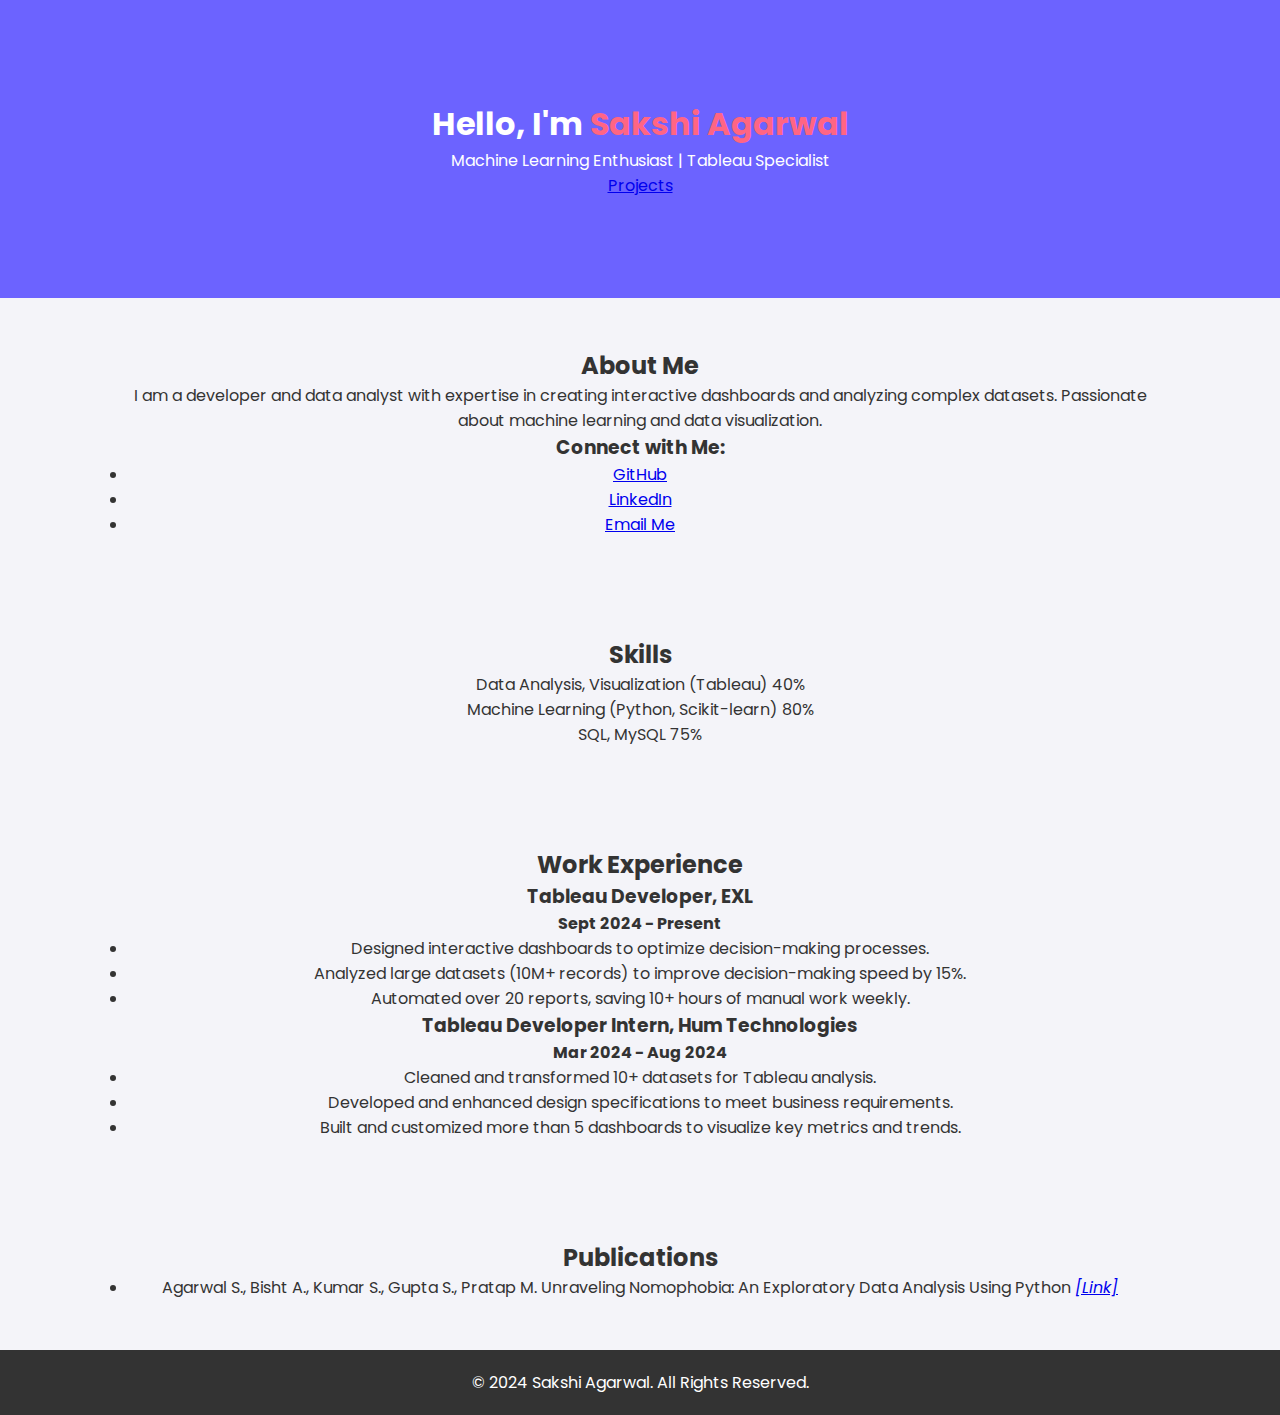
<file: index.html>
<!DOCTYPE html>
<html lang="en">
<head>
    <meta charset="UTF-8">
    <meta name="viewport" content="width=device-width, initial-scale=1.0">
    <title>Sakshi Codes - Portfolio</title>
    <link rel="stylesheet" href="style.css">
    <link href="https://fonts.googleapis.com/css2?family=Poppins:wght@300;400;600&display=swap" rel="stylesheet">
</head>
<body>
    <header>
        <div class="container">
            <h1>Hello, I'm <span>Sakshi Agarwal</span></h1>
            <p>Machine Learning Enthusiast | Tableau Specialist</p>
        </div>
        <nav class="navbar">
            <ul>
                <li><a href="projects.html">Projects</a></li> <!-- Navigation Link -->
            </ul>
        </nav>
    </header>

    <section id="about">
        <div class="container">
            <h2>About Me</h2>
            <p>I am a developer and data analyst with expertise in creating interactive dashboards and analyzing complex datasets. Passionate about machine learning and data visualization.</p>
            <div class="contact-info">
                <h3>Connect with Me:</h3>
                <ul>
                    <li><i class="fab fa-github"></i> <a href="https://github.com/Sakshicodes17" target="_blank">GitHub</a></li>
                    <li><i class="fab fa-linkedin"></i> <a href="https://www.linkedin.com/in/sakshiagarwal17/" target="_blank">LinkedIn</a></li>
                    <li><i class="fas fa-envelope"></i> <a href="mailto:sakshiagarwal842@gmail.com">Email Me</a></li>
                </ul>
            </div>
        </div>
    </section>

    <section id="skills">
        <div class="container">
            <h2>Skills</h2>
            <div class="skill-item">
                <div class="skill-title">
                    <span>Data Analysis, Visualization (Tableau)</span>
                    <span class="skill-percentage">40%</span>
                </div>
                <div class="skill-progress-bg">
                    <div class="skill-progress-fill" style="width: 40%;"></div>
                </div>
            </div>
            <div class="skill-item">
                <div class="skill-title">
                    <span>Machine Learning (Python, Scikit-learn)</span>
                    <span class="skill-percentage">80%</span>
                </div>
                <div class="skill-progress-bg">
                    <div class="skill-progress-fill" style="width: 80%;"></div>
                </div>
            </div>
            <div class="skill-item">
                <div class="skill-title">
                    <span>SQL, MySQL</span>
                    <span class="skill-percentage">75%</span>
                </div>
                <div class="skill-progress-bg">
                    <div class="skill-progress-fill" style="width: 75%;"></div>
                </div>
            </div>
        </div>
    </section>
    
    <section id="experience">
        <div class="container">
            <h2>Work Experience</h2>
            <div class="experience-item">
                <div class="experience-card">
                    <h3>Tableau Developer, EXL</h3>
                    <p><strong>Sept 2024 - Present</strong></p>
                    <ul>
                        <li>Designed interactive dashboards to optimize decision-making processes.</li>
                        <li>Analyzed large datasets (10M+ records) to improve decision-making speed by 15%.</li>
                        <li>Automated over 20 reports, saving 10+ hours of manual work weekly.</li>
                    </ul>
                </div>
            </div>
            <div class="experience-item">
                <div class="experience-card">
                    <h3>Tableau Developer Intern, Hum Technologies</h3>
                    <p><strong>Mar 2024 - Aug 2024</strong></p>
                    <ul>
                        <li>Cleaned and transformed 10+ datasets for Tableau analysis.</li>
                        <li>Developed and enhanced design specifications to meet business requirements.</li>
                        <li>Built and customized more than 5 dashboards to visualize key metrics and trends.</li>
                    </ul>
                </div>
            </div>
        </div>
    </section>
    

    <section id="publications">
        <div class="container">
            <h2>Publications</h2>
            <ul>
                <li> Agarwal S., Bisht A., Kumar S., Gupta S., Pratap M. Unraveling Nomophobia: An Exploratory Data Analysis Using Python <a href="http://www.isteonline.in/Datafiles/cms/Special%20Issues/Spl%20issue%201%20June%202024%20for%20web%20uploading.pdf"><I>[Link]</I></a></li>
            </ul>
        </div>
    </section>

    <footer>
        <div class="container">
            <p>© 2024 Sakshi Agarwal. All Rights Reserved.</p>
        </div>
    </footer>
</body>
</html>
</file>
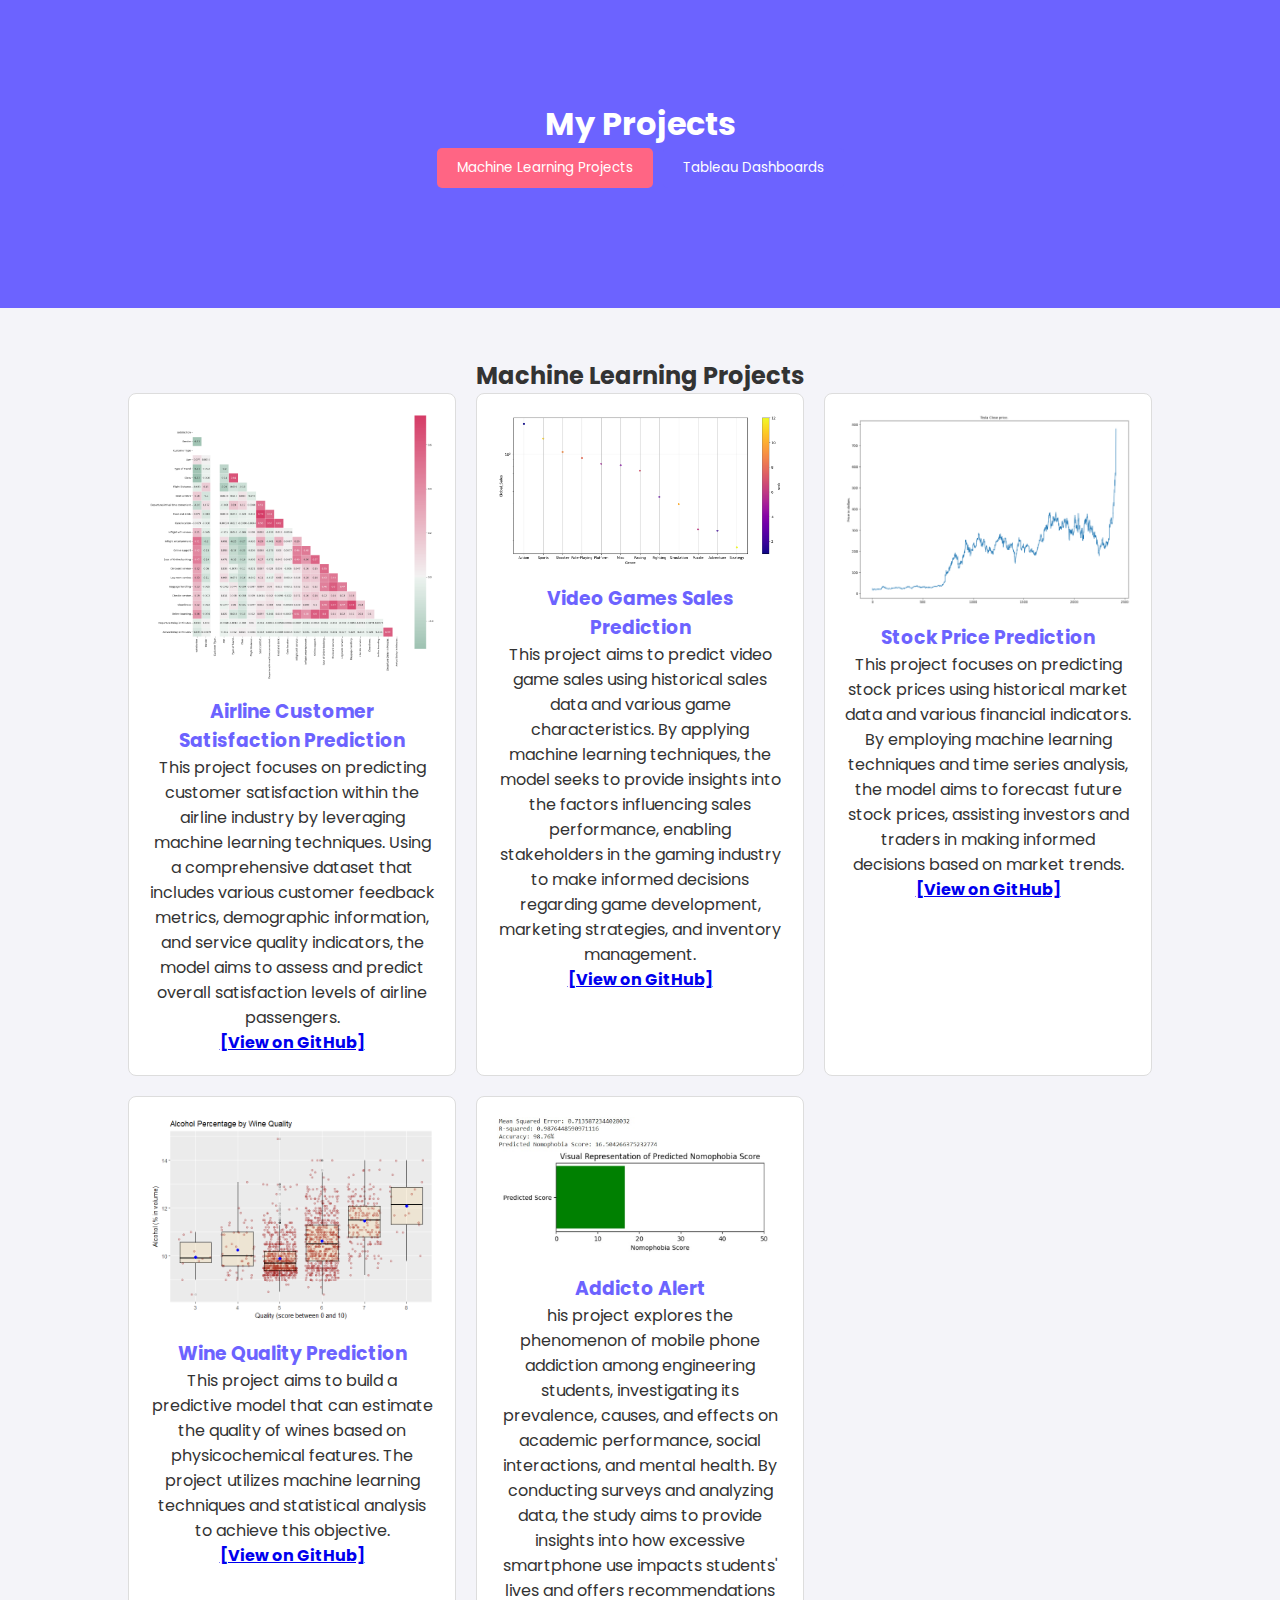
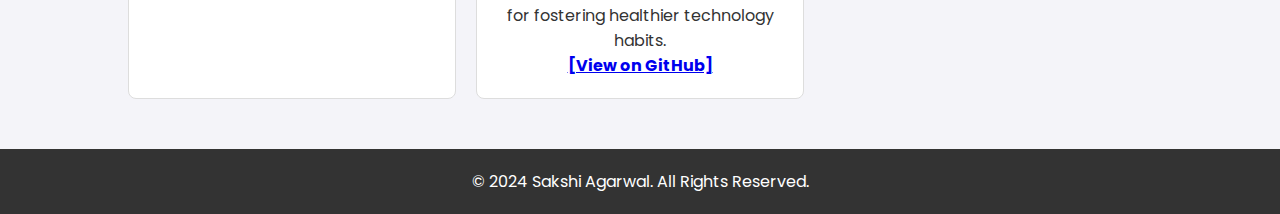
<file: projects.html>
<!DOCTYPE html>
<html lang="en">
<head>
    <meta charset="UTF-8">
    <meta name="viewport" content="width=device-width, initial-scale=1.0">
    <title>Sakshi Codes - Projects</title>
    <link rel="stylesheet" href="style.css">
    <link href="https://fonts.googleapis.com/css2?family=Poppins:wght@300;400;600&display=swap" rel="stylesheet">
    <style>
        /* Inline styles for tabs */
        .tabs {
            display: flex;
            justify-content: center;
            margin-bottom: 20px;
        }

        .tab-button {
            padding: 10px 20px;
            margin: 0 5px;
            background-color: #6c63ff;
            color: white;
            border: none;
            border-radius: 5px;
            cursor: pointer;
        }

        .tab-button.active {
            background-color: #ff6584;
        }

        .tab-content {
            display: none;
            text-align: center;
        }

        .tab-content.active {
            display: block;
        }
    </style>
</head>
<body>
    <header>
        <div class="container">
            <h1>My Projects</h1>
            <div class="tabs">
                <button class="tab-button active" onclick="showTab('ml')">Machine Learning Projects</button>
                <button class="tab-button" onclick="showTab('tableau')">Tableau Dashboards</button>
            </div>
        </div>
    </header>

    <section id="projects">
        <div class="container">

            <div id="ml" class="tab-content active">
                <h2>Machine Learning Projects</h2>
                <div class="project-grid">
                    <div class="project-card">
                        <img src="images/airline_prediction.png" alt="Airline Customer Satisfaction Prediction">
                        <h3>Airline Customer Satisfaction Prediction</h3>
                        <p>This project focuses on predicting customer satisfaction within the airline industry by leveraging machine learning techniques. Using a comprehensive dataset that includes various customer feedback metrics, demographic information, and service quality indicators, the model aims to assess and predict overall satisfaction levels of airline passengers.</p>
                        <B><a href="https://github.com/Sakshicodes17/airline-customer-satisfaction-" target="_blank">[View on GitHub]</a></B>
                    </div>
                    <div class="project-card">
                        <img src="images/video_games_prediction.png" alt="Video Games Sales Prediction">
                        <h3>Video Games Sales Prediction</h3>
                        <p>This project aims to predict video game sales using historical sales data and various game characteristics. By applying machine learning techniques, the model seeks to provide insights into the factors influencing sales performance, enabling stakeholders in the gaming industry to make informed decisions regarding game development, marketing strategies, and inventory management.</p>
                    <B><a href="https://github.com/Sakshicodes17/vedio-games-sales-prediction" target="_blank">[View on GitHub]</a></B>
                    </div>
                    <div class="project-card">
                        <img src="images/stock_price_prediction.png" alt="Stock Price Prediction">
                        <h3>Stock Price Prediction</h3>
                        <p>This project focuses on predicting stock prices using historical market data and various financial indicators. By employing machine learning techniques and time series analysis, the model aims to forecast future stock prices, assisting investors and traders in making informed decisions based on market trends.</p>
                        <B><a href="https://github.com/Sakshicodes17/stock-price-prediction" target="_blank">[View on GitHub]</a></B>
                    </div>
                    <div class="project-card">
                        <img src="images/wine_quality_prediction.png" alt="Wine Quality Prediction">
                        <h3>Wine Quality Prediction</h3>
                        <p>This project aims to build a predictive model that can estimate the quality of wines based on physicochemical features. The project utilizes machine learning techniques and statistical analysis to achieve this objective. </p>
                        <B><a href="https://github.com/Sakshicodes17/wine-quality-prediction" target="_blank">[View on GitHub]</a></B>
                    </div>
                    <div class="project-card">
                        <img src="images/addictoalert.png" alt="Addicto-Alert">
                        <h3>Addicto Alert</h3>
                        <p>his project explores the phenomenon of mobile phone addiction among engineering students, investigating its prevalence, causes, and effects on academic performance, social interactions, and mental health. By conducting surveys and analyzing data, the study aims to provide insights into how excessive smartphone use impacts students' lives and offers recommendations for fostering healthier technology habits. </p>
                        <B><a href="https://github.com/Sakshicodes17/Addicto-Alert" target="_blank">[View on GitHub]</a></B>
                    </div>

                </div>
            </div>

            <div id="tableau" class="tab-content">
                <h2>Tableau Dashboards</h2>
                <div class="project-grid">
                    <div class="project-card">
                        <a href="https://public.tableau.com/app/profile/sakshi.agarwal4656/viz/HRAnalyticsDashboard_17271591886010/HRAnalyticsDashboard" target="_blank"> <img src="images/sales_dashboard.png" alt="Sales Dashboard">
                        <h3>Sales Dashboard</h3> </a>
                    </div>
                </div>
            </div>

        </div>
    </section>

    <footer>
        <div class="container">
            <p>© 2024 Sakshi Agarwal. All Rights Reserved.</p>
        </div>
    </footer>

    <script>
        function showTab(tab) {
            const tabs = document.querySelectorAll('.tab-content');
            const buttons = document.querySelectorAll('.tab-button');
            tabs.forEach(t => {
                t.classList.remove('active');
            });
            buttons.forEach(b => {
                b.classList.remove('active');
            });
            document.getElementById(tab).classList.add('active');
            event.currentTarget.classList.add('active');
        }
    </script>
</body>
</html>
</file>
<file: style.css>
* {
    margin: 0;
    padding: 0;
    box-sizing: border-box;
    font-family: 'Poppins', sans-serif;
}

body {
    background-color: #f4f4f9;
    color: #333;
}

header {
    background-color: #6c63ff;
    color: white;
    text-align: center;
    padding: 100px 0;
}

header h1 span {
    color: #ff6584;
}

.container {
    width: 80%;
    margin: 0 auto;
}

.btn {
    display: inline-block;
    padding: 10px 20px;
    background-color: #ff6584;
    color: white;
    text-decoration: none;
    border-radius: 5px;
    margin-top: 20px;
}

section {
    padding: 50px 0;
    text-align: center;
}

.tabs {
    display: flex;
    justify-content: center;
    margin-bottom: 20px;
}

.tab-button {
    padding: 10px 20px;
    margin: 0 5px;
    background-color: #6c63ff;
    color: white;
    border: none;
    border-radius: 5px;
    cursor: pointer;
    transition: background-color 0.3s;
}

.tab-button.active {
    background-color: #ff6584;
}

.project-grid {
    display: grid;
    grid-template-columns: repeat(auto-fit, minmax(250px, 1fr));
    gap: 20px;
}

.project-card {
    background-color: white;
    padding: 20px;
    border: 1px solid #ddd;
    border-radius: 8px;
    transition: box-shadow 0.3s;
}

.project-card:hover {
    box-shadow: 0 4px 20px rgba(0, 0, 0, 0.1);
}

.project-card img {
    width: 100%;
    border-radius: 8px;
    margin-bottom: 10px;
}

.project-card h3 {
    color: #6c63ff;
}

footer {
    background-color: #333;
    color: white;
    text-align: center;
    padding: 20px 0;
}
</file>
